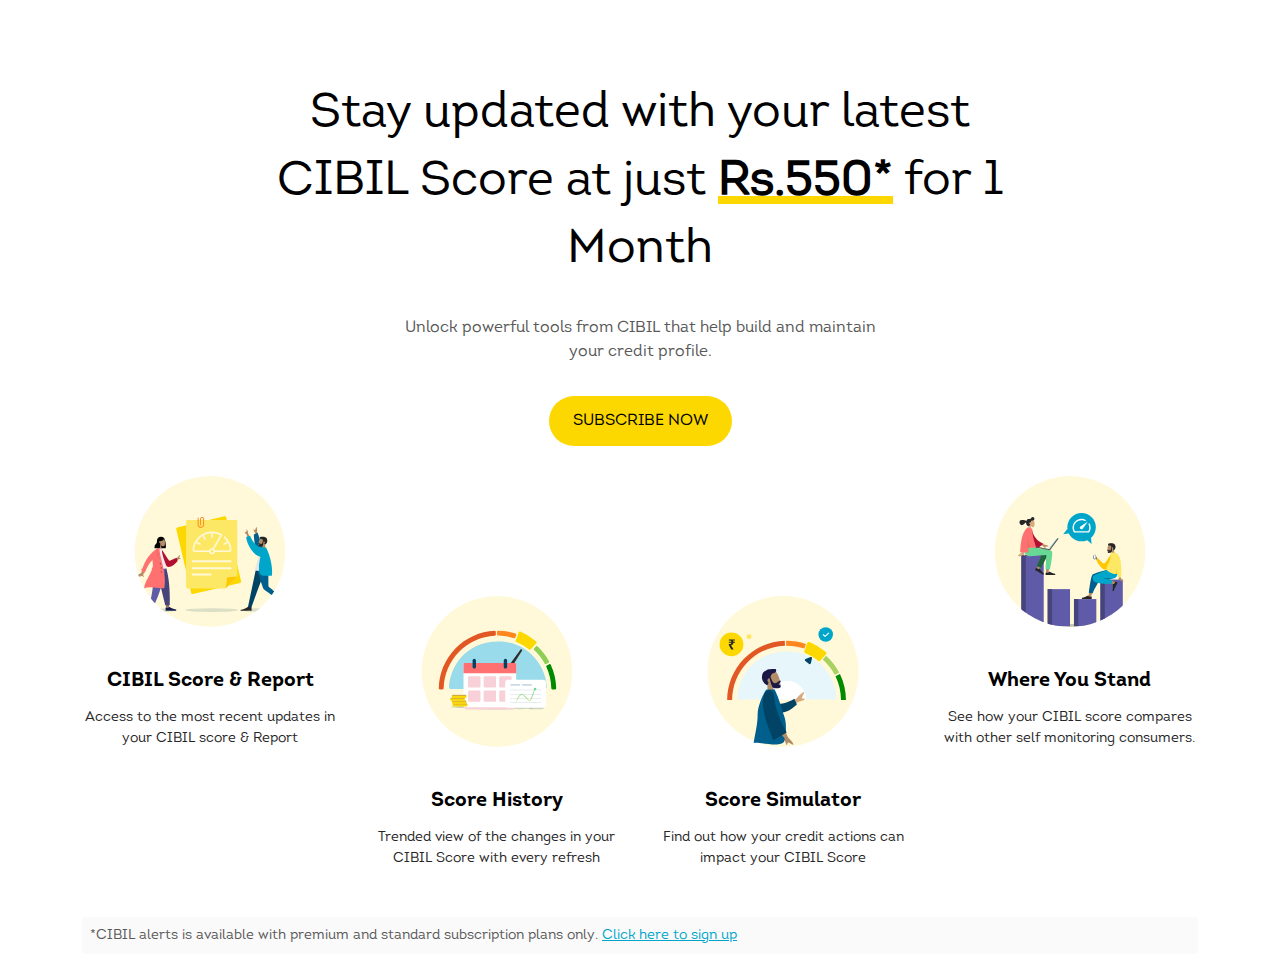
<file: pages/index.html>
<!DOCTYPE html>
<html lang="en">

	<head>
		<meta charset="UTF-8">
		<meta name="viewport" content="width=device-width, initial-scale=1.0">
		<title>Basic Plan</title>
		<link rel="stylesheet" href="../css/bootstrap/bootstrap.min.css">
		<link rel="stylesheet" href="../css/style.css">

	</head>

	<body>
		<section class="basicPlan">
			<div class="container">
				<h1 class="basicPlan-title">Stay updated with your latest CIBIL Score at just <span class="underline">Rs.550*</span> for 1 Month</h1>
				<p class="basicPlan-desc">Unlock powerful tools from CIBIL that help build and maintain your credit profile.</p>
				<div class="basicPlan-button">
					<a href="#" class="button-style">Subscribe Now</a>
				</div>
				<div class="basicPlan-features">
					<div class="basicPlan-features-item">
						<img class="img-fluid" src="../image/cibil-score-report.svg" alt="Cibil Score and Report">
						<p class="basicPlan-features-item-title">CIBIL Score & Report</p>
						<p class="basicPlan-features-item-desc">Access to the most recent updates in your CIBIL score & Report</p>
					</div>
					<div class="basicPlan-features-item down">
						<img class="img-fluid" src="../image/score-history.svg" alt="Score History">
						<p class="basicPlan-features-item-title">Score History</p>
						<p class="basicPlan-features-item-desc">Trended view of the changes in your CIBIL Score with every refresh</p>
					</div>
					<div class="basicPlan-features-item down">
						<img class="img-fluid" src="../image/score-simulator.svg" alt="Score Simulator">
						<p class="basicPlan-features-item-title">Score Simulator</p>
						<p class="basicPlan-features-item-desc">Find out how your credit actions can impact your CIBIL Score</p>
					</div>
					<div class="basicPlan-features-item">
						<img class="img-fluid" src="../image/where-stand.svg" alt="Where You Stand">
						<p class="basicPlan-features-item-title">Where You Stand</p>
						<p class="basicPlan-features-item-desc">See how your CIBIL score compares with other self monitoring consumers.</p>
					</div>
				</div>
				<p class="basicPlan-cta">*CIBIL alerts is available with premium and standard subscription plans only. <a href="">Click here to sign up</a></p>
			</div>
		</section>
	</body>

</html>
</file>
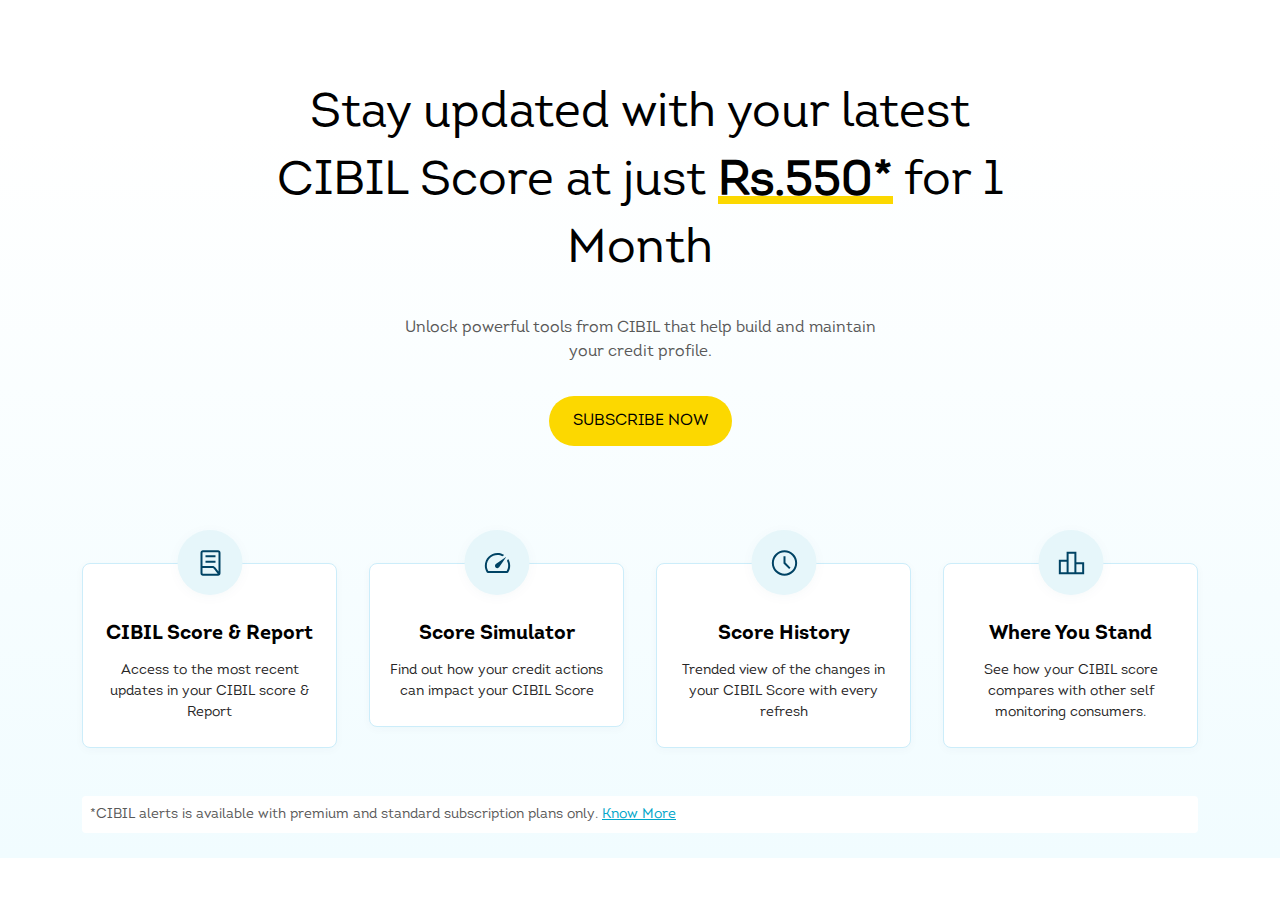
<file: pages/index-2.html>
<!DOCTYPE html>
<html lang="en">

	<head>
		<meta charset="UTF-8">
		<meta name="viewport" content="width=device-width, initial-scale=1.0">
		<title>Basic Plan</title>
		<link rel="stylesheet" href="../css/bootstrap/bootstrap.min.css">
		<link rel="stylesheet" href="../css/style.css">

	</head>

	<body>
		<section class="basicPlan with-bg">
			<div class="container">
				<h1 class="basicPlan-title">Stay updated with your latest CIBIL Score at just <span class="underline">Rs.550*</span> for 1 Month</h1>
				<p class="basicPlan-desc">Unlock powerful tools from CIBIL that help build and maintain your credit profile.</p>
				<div class="basicPlan-button">
					<a href="#" class="button-style">Subscribe Now</a>
				</div>
				<div class="basicPlan-features-icon">
					<div class="basicPlan-features-item">
						<div class="inner">
							<img class="img-fluid" src="../image/score-icon.svg" alt="Cibil Score and Report">
							<p class="basicPlan-features-item-title">CIBIL Score & Report</p>
							<p class="basicPlan-features-item-desc">Access to the most recent updates in your CIBIL score & Report</p>
						</div>
					</div>
					<div class="basicPlan-features-item">
						<div class="inner">
							<img class="img-fluid" src="../image/simulator-icon.svg" alt="Score Simulator">
							<p class="basicPlan-features-item-title">Score Simulator</p>
							<p class="basicPlan-features-item-desc">Find out how your credit actions can impact your CIBIL Score</p>
						</div>
					</div>
					<div class="basicPlan-features-item">
						<div class="inner">
							<img class="img-fluid" src="../image/history-icon.svg" alt="Score History">
							<p class="basicPlan-features-item-title">Score History</p>
							<p class="basicPlan-features-item-desc">Trended view of the changes in your CIBIL Score with every refresh</p>
						</div>
					</div>
					<div class="basicPlan-features-item">
						<div class="inner">
							<img class="img-fluid" src="../image/stand-icon.svg" alt="Where You Stand">
							<p class="basicPlan-features-item-title">Where You Stand</p>
							<p class="basicPlan-features-item-desc">See how your CIBIL score compares with other self monitoring consumers.</p>
						</div>
					</div>
				</div>
				<p class="basicPlan-cta">*CIBIL alerts is available with premium and standard subscription plans only. <a href="#">Know More</a></p>
			</div>
		</section>
	</body>

</html>
</file>
<file: css/style.css>
@charset "UTF-8";
@font-face {
  font-family: Intro Bold;
  src: url("../font/Intro-Bold.eot");
  src: local("☺"), url("../fonts/Intro-Bold.woff") format("woff"), url("../fonts/Intro-Bold.ttf") format("truetype"), url("../fonts/Intro-Bold.svg") format("svg");
  font-weight: bold;
  font-style: normal;
}
@font-face {
  font-family: Intro Book;
  src: url("../fonts/Intro-Book.eot");
  src: local("☺"), url("../fonts/Intro-Book.woff") format("woff"), url("../fonts/Intro-Book.ttf") format("truetype"), url("../fonts/Intro-Book.svg") format("svg");
  font-weight: normal;
  font-style: normal;
}
@font-face {
  font-family: "Intro-Light";
  src: url("../fonts/Intro-Light.eot");
  src: local("☺"), url("../fonts/Intro-Light.woff") format("woff"), url("../fonts/Intro-Light.ttf") format("truetype"), url("../fonts/Intro-Light.svg") format("svg");
  font-weight: normal;
  font-style: normal;
}
@font-face {
  font-family: Intro Regular;
  src: url("../fonts/Intro-Regular.eot");
  src: local("☺"), url("../fonts/Intro-Regular.woff") format("woff"), url("../fonts/Intro-Regular.ttf") format("truetype"), url("../fonts/Intro-Regular.svg") format("svg");
  font-weight: normal;
  font-style: normal;
}
* {
  padding: 0;
  margin: 0;
  box-sizing: border-box;
  font-family: Intro Book;
}
ul,p{
  margin-bottom: 0;
}
li {
  list-style: none;
}

:root {
  --white: #fff;
  --sky-blue: #00a6ca;
  --light: #f5f5f5;
  --light-blue: #f3f0ff;
  --grey: #eee;
  --dark-grey: #666;
}

.button-style {
  background-color: #fcd800;
  padding: 13px 24px;
  outline: none;
  border: none;
  border-radius: 50px;
  font-weight: 400;
  font-size: 16px;
  color: #000000;
  line-height: 24px;
  text-decoration: none;
  text-transform: uppercase;
}

.link-style {
  color: #004364;
  text-decoration: underline;
  -webkit-text-decoration-skip-ink: none;
          text-decoration-skip-ink: none;
}

body {
  width: 100%;
  height: 100vh;
  scroll-behavior: smooth;
}
body .page-container {
  min-width: 688px;
}
section.basicPlan{
  padding: 80px 0 25px;
}
section.basicPlan.with-bg{
  background: linear-gradient(180deg, #FFF 14.78%,#F1FCFF 100%);
}
section.basicPlan.with-bg .basicPlan-cta{
  background-color: #fff;
}
.basicPlan-title{
  font-size: 48px;
  line-height: 68px;
  font-weight: 400;
  color: #000;
  max-width: 790px;
  margin: 0 auto;
  text-align: center;
}
.basicPlan-title span{
  font-weight: 700;
  position: relative;
}
.basicPlan-title span::before{
  position: absolute;
    content: "";
    height: 8px;
    left: 0;
    right: 0;
    bottom: 2px;
    z-index: 1;
    background-color: #FCD800;
}
.basicPlan-desc{
  font-size: 16px;
  font-weight: 400;
  line-height: 24px;
  color: #595959;
  text-align: center;
  margin-top: 32px;
  margin-left: auto;
  margin-right: auto;
  max-width: 490px;
}
.basicPlan-button{
  display: flex;
  align-items: center;
  justify-content: center;
  margin-top: 32px;
}
.basicPlan-features{
  display: flex;
  gap: 30px;
  margin-top: 30px;
}
.basicPlan-features .basicPlan-features-item{
  width: 100%;
  max-width: 25%;
  display: flex;
  flex-direction: column;
  align-items: center;
}
.basicPlan-features .basicPlan-features-item.down{
  padding-top: 120px;
}
.basicPlan-features-item-title{
  font-family: 'Intro Bold';
  color: #000;
  font-size: 20px;
  font-weight: 700;
  line-height: 28px;
  margin: 40px 0 12px;
  text-align: center;
}
.basicPlan-features-item-desc{
  color: #262626;
  font-size: 14px;
  line-height: 21px;
  font-weight: 400;
  text-align: center;
  max-width: 275px;
}
.basicPlan-cta{
  padding: 8px;
  border-radius: 4px;
  background-color: #FAFAFA;
  font-size: 14px;
  line-height: 21px;
  font-weight: 400;
  color: #595959;
  margin-top: 48px;
}
.basicPlan-cta a{
  color: #00A6CA;
}

.basicPlan-features-icon{
  display: flex;
  margin-left: -16px;
  margin-right: -16px;
  margin-top: calc(75px + 42px);
}
.basicPlan-features-icon .basicPlan-features-item{
  padding-left: 16px;
  padding-right: 16px;
}
.basicPlan-features-icon .basicPlan-features-item .inner{
  background-color: #fff;
  border: 1px solid #CCEDFA;
  border-radius: 8px;
  box-shadow: 0px 2px 10px 0px rgba(0, 58, 87, 0.03);
  padding: 56px 16px 24px;
  position: relative;
}
.basicPlan-features-icon .basicPlan-features-item .inner img{
  position: absolute;
  left: 50%;
  top: -42.5px;
  transform: translateX(-50%);
}
.basicPlan-features-icon .basicPlan-features-item .inner .basicPlan-features-item-title{
  margin-top: 0;
}

@media(max-width: 768px){
  section.basicPlan{
    padding: 60px 0 32px;
  }
  .basicPlan-title{
    font-size: 24px;
    line-height: 34px;
    max-width: 328px;
  }
  .basicPlan-title span{
    display: inline-block;
  }
  .basicPlan-title span::before{
    height: 5px;
  }
  .basicPlan-desc{
    font-size: 14px;
    line-height: 21px;
    margin-top: 24px;
  }
  .basicPlan-button{
    margin-top: 28px;
  }
  .basicPlan-features{
    flex-wrap: wrap;
    gap: inherit;
    margin-left: -8px;
    margin-right: -8px;
  }
  .basicPlan-features .basicPlan-features-item{
    max-width: 50%;
    margin-bottom: 24px;
    padding-left: 8px;
    padding-right: 8px;
  }
  .basicPlan-features .basicPlan-features-item.down{
    padding-top: 0;
  }
  .basicPlan-features-item-title{
    margin: 24px 0 8px;
    font-size: 16px;
    line-height: 22px;
  }
  .basicPlan-features-item-desc{
    font-size: 12px;
    line-height: 18px;
  }
  .basicPlan-cta{
    margin-top: 0;
    font-size: 12px;
    line-height: 18px;
  }
  .basicPlan-features-icon{
    flex-direction: column;
    gap: 48px;
    margin-bottom: 40px;
    margin-top: 60px;
  }
  .basicPlan-features-icon .basicPlan-features-item{
    padding-left: 42px;
    padding-right: 42px;
  }
  .basicPlan-features-icon .basicPlan-features-item .inner img{
    width: 48px;
    height: 48px;
    top: -24px;
  }
  .basicPlan-features-icon .basicPlan-features-item .inner{
    padding: 32px 16px 10px;
  }
}
</file>
